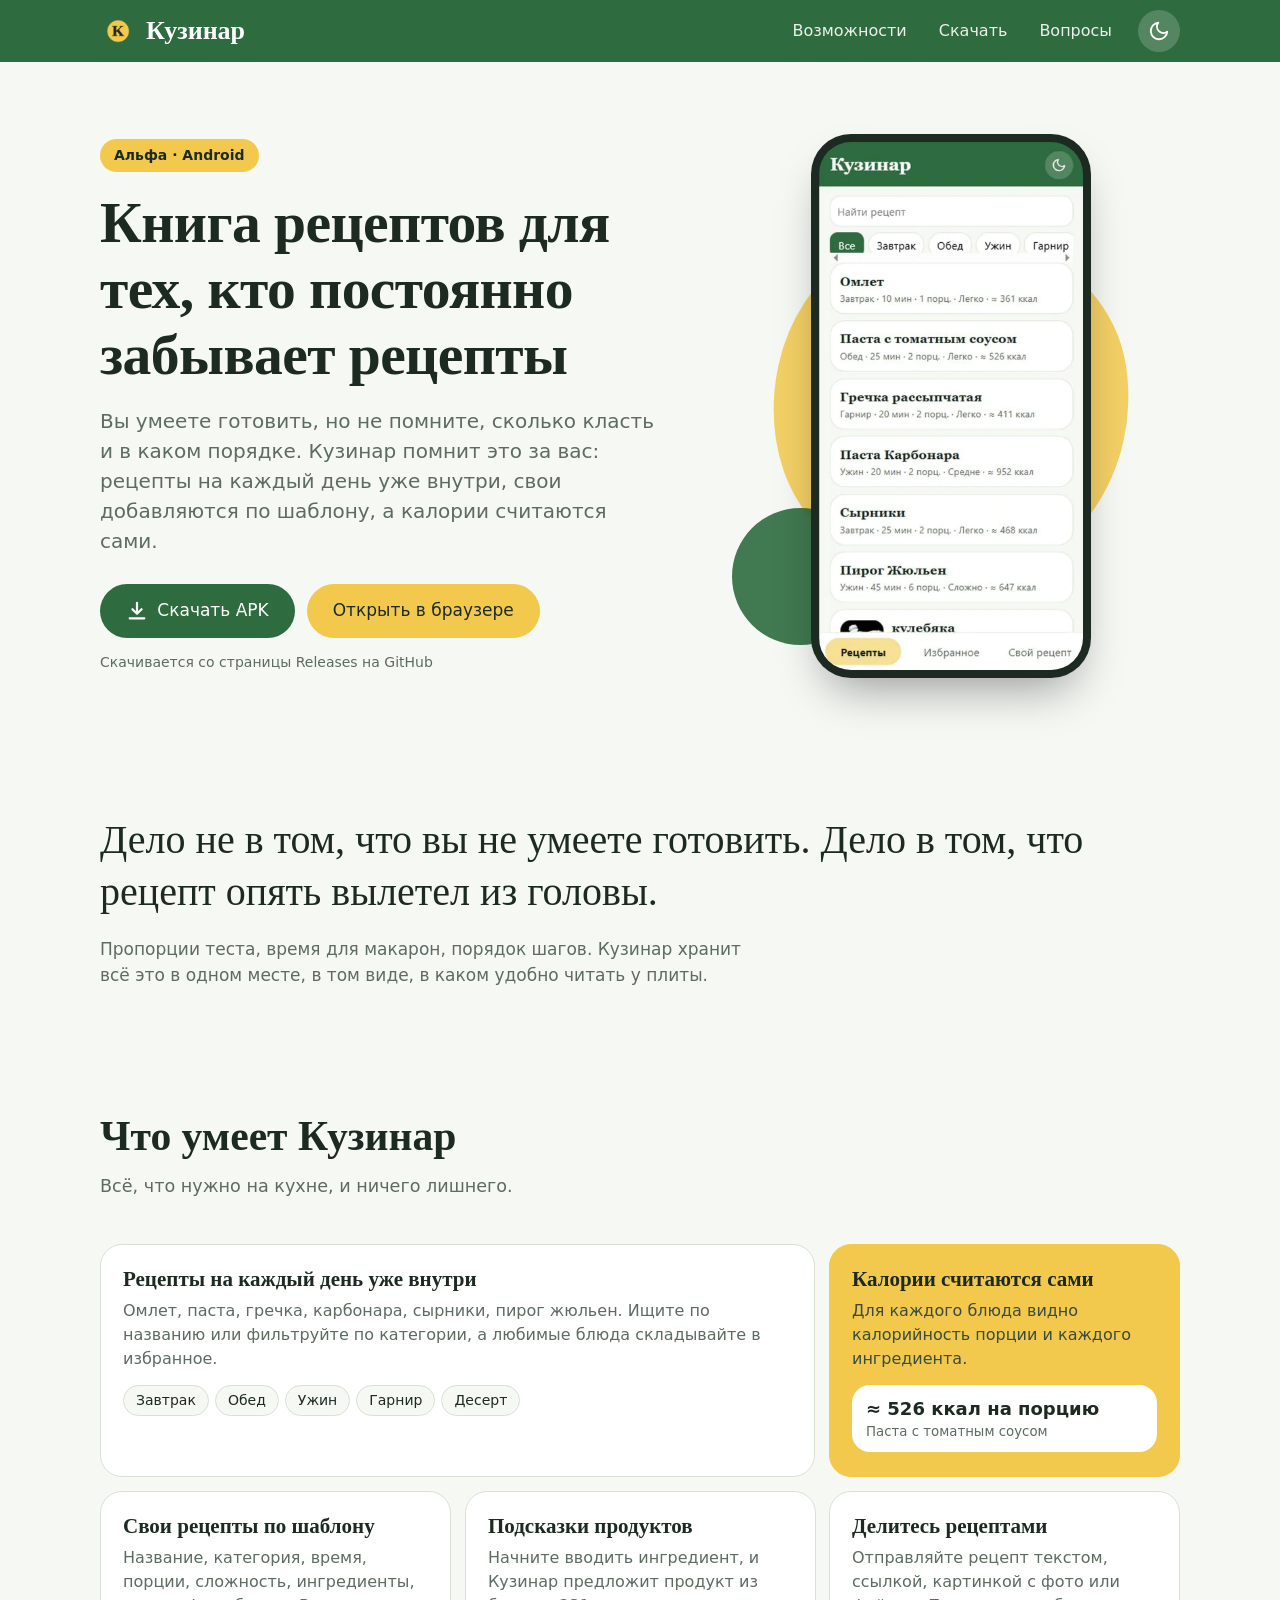
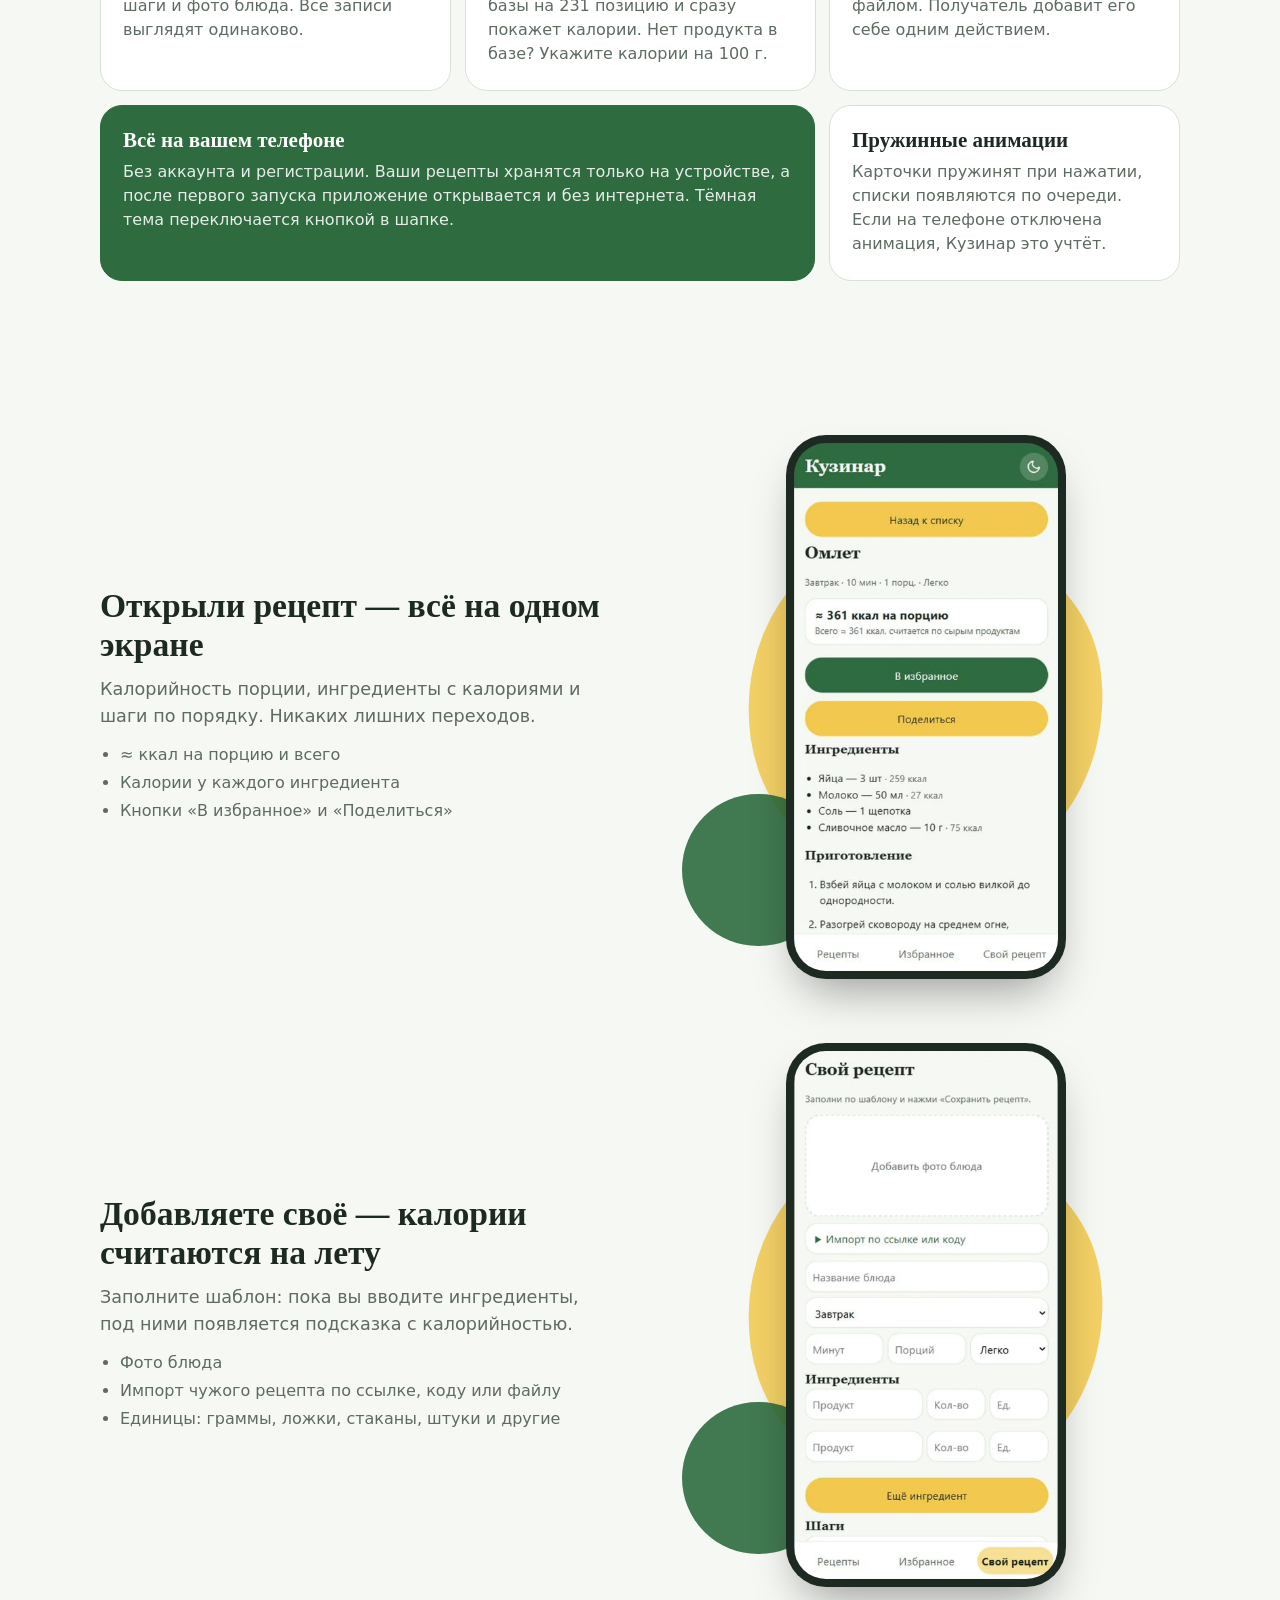
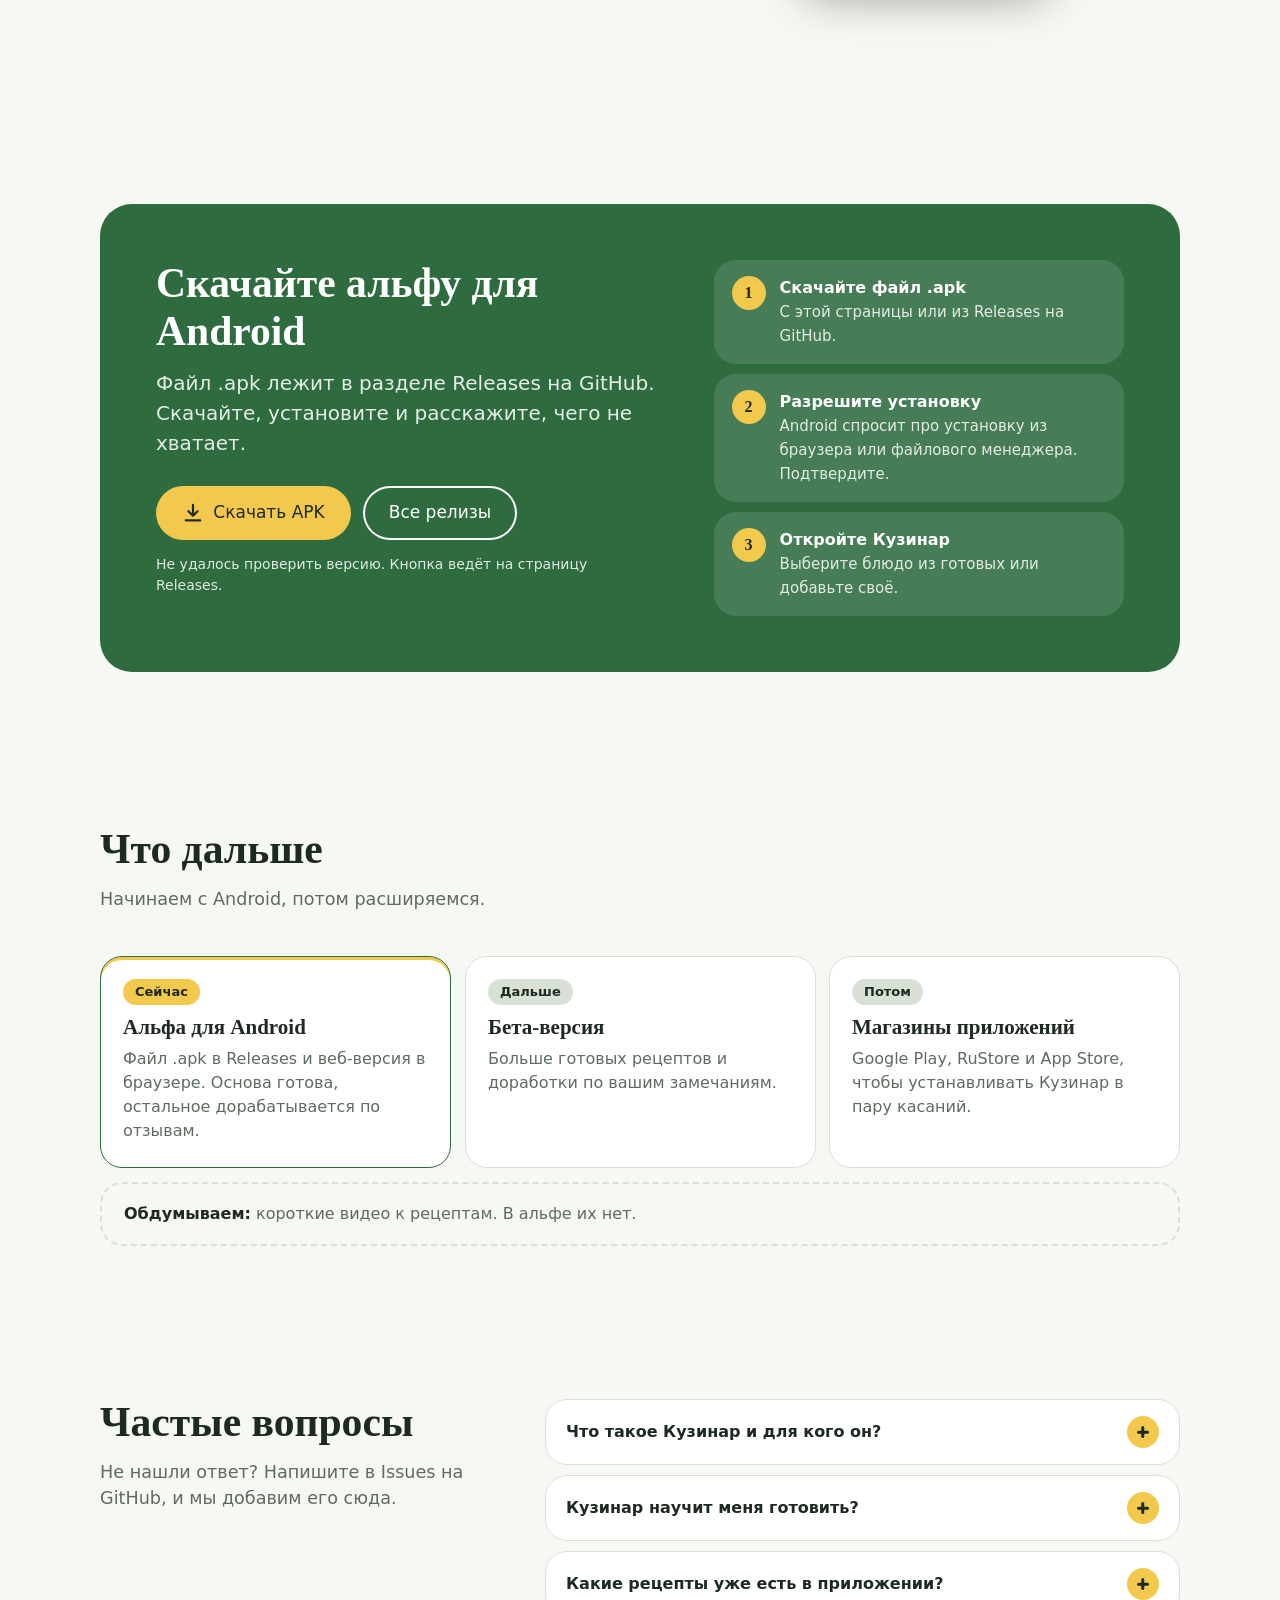
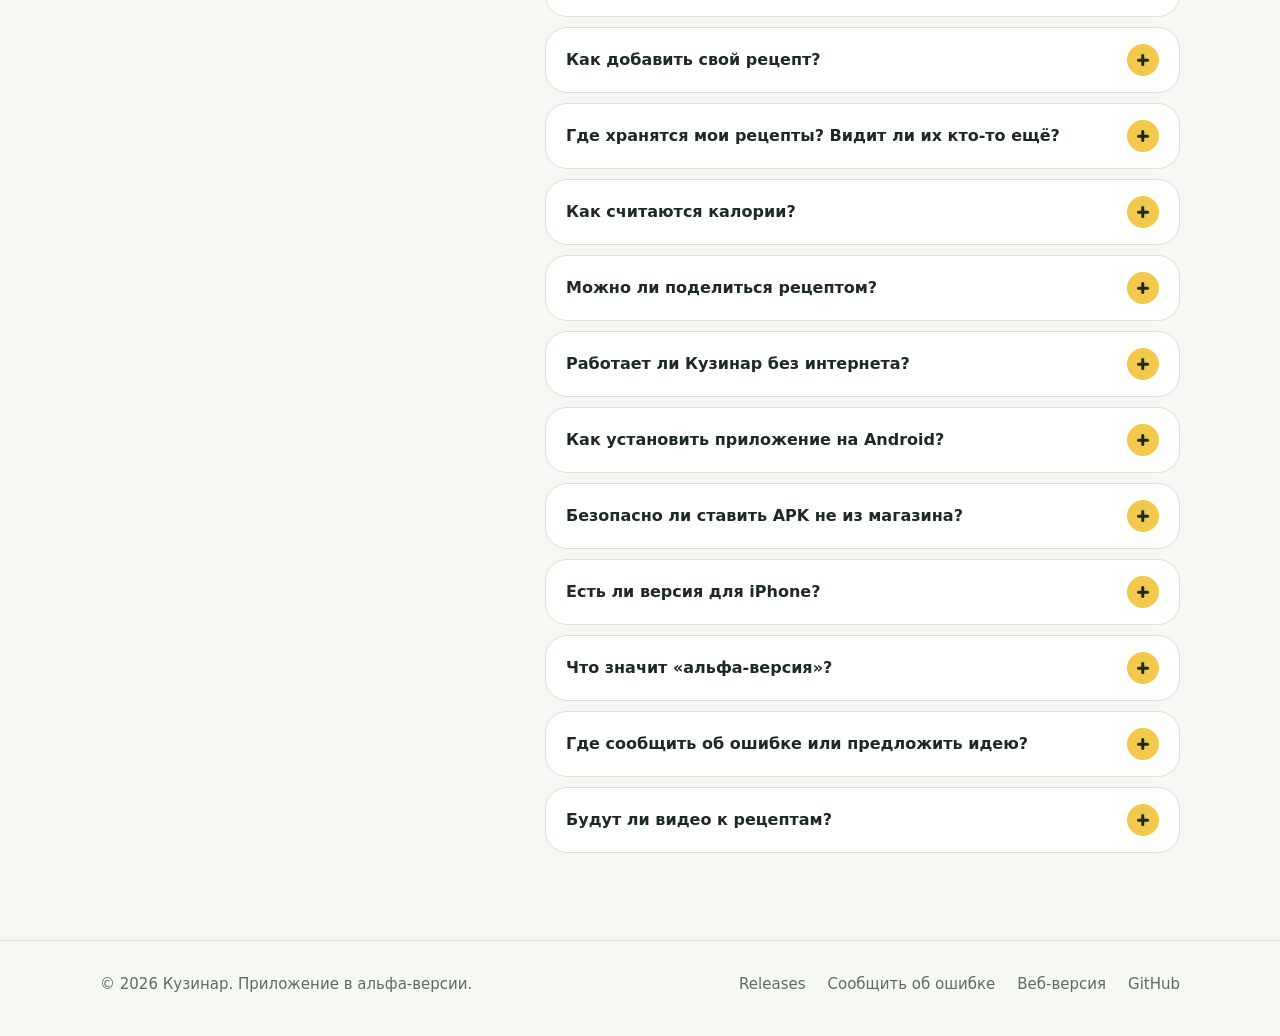
<file: index.html>
<!DOCTYPE html>
<html lang="ru">
<head>
<meta charset="utf-8">
<meta name="viewport" content="width=device-width, initial-scale=1, viewport-fit=cover">
<title>Кузинар — книга рецептов для тех, кто постоянно забывает рецепты</title>
<meta name="description" content="Кузинар — книга рецептов: готовые блюда на каждый день, свои рецепты по шаблону, автоматический подсчёт калорий. Скачайте альфа-версию для Android с GitHub Releases.">
<link rel="canonical" href="https://artitionoff.github.io/cuzinar/">
<meta name="theme-color" content="#2e6b3f">
<meta property="og:type" content="website">
<meta property="og:title" content="Кузинар — книга рецептов для тех, кто постоянно забывает рецепты">
<meta property="og:description" content="Готовить умеете, а рецепты забываете? Кузинар помнит их за вас. Альфа для Android уже в Releases.">
<meta property="og:url" content="https://artitionoff.github.io/cuzinar/">
<meta property="og:locale" content="ru_RU">
<link rel="icon" type="image/png" href="../app/icon-192.png">

<!-- Тема: тот же ключ и значения, что в приложении, поэтому выбор общий для сайта и приложения -->
<script>
(function () {
  var d = false;
  try { var s = localStorage.getItem('cz_theme'); d = s ? s === 'dark' : matchMedia('(prefers-color-scheme: dark)').matches; } catch (e) {}
  document.documentElement.setAttribute('data-theme', d ? 'dark' : 'light');
})();
</script>

<script type="application/ld+json">
{
  "@context": "https://schema.org",
  "@type": "FAQPage",
  "mainEntity": [
    {
      "@type": "Question",
      "name": "Что такое Кузинар и для кого он?",
      "acceptedAnswer": {
        "@type": "Answer",
        "text": "Кузинар — книга рецептов для тех, кто постоянно забывает рецепты. Готовить вы умеете, но не помните, сколько класть и в каком порядке. Приложение хранит рецепты, чтобы их не нужно было держать в голове."
      }
    },
    {
      "@type": "Question",
      "name": "Кузинар научит меня готовить?",
      "acceptedAnswer": {
        "@type": "Answer",
        "text": "Нет, и не пытается. Он решает другую задачу: помнить рецепты за вас. Если вы понимаете, что такое «обжарить лук», но каждый раз гуглите пропорции, вам сюда."
      }
    },
    {
      "@type": "Question",
      "name": "Какие рецепты уже есть в приложении?",
      "acceptedAnswer": {
        "@type": "Answer",
        "text": "В альфе шесть готовых блюд на каждый день: омлет, паста с томатным соусом, гречка рассыпчатая, паста карбонара, сырники и пирог жюльен. Их можно искать и фильтровать по категориям: завтрак, обед, ужин, гарнир, десерт. Набор будет расти."
      }
    },
    {
      "@type": "Question",
      "name": "Как добавить свой рецепт?",
      "acceptedAnswer": {
        "@type": "Answer",
        "text": "Откройте вкладку «Свой рецепт» и заполните шаблон: название, категория, время, число порций, сложность, ингредиенты и шаги. По желанию добавьте фото блюда."
      }
    },
    {
      "@type": "Question",
      "name": "Где хранятся мои рецепты? Видит ли их кто-то ещё?",
      "acceptedAnswer": {
        "@type": "Answer",
        "text": "Только на вашем телефоне. Аккаунта и регистрации нет, рецепты никуда не отправляются. Если удалить приложение или очистить его данные, рецепты исчезнут вместе с ними, поэтому важные лучше сохранить файлом через «Поделиться»."
      }
    },
    {
      "@type": "Question",
      "name": "Как считаются калории?",
      "acceptedAnswer": {
        "@type": "Answer",
        "text": "Кузинар считает только калории, без белков, жиров и углеводов. Приложение находит ингредиенты в своей базе продуктов, а на экране рецепта показывает калорийность порции и каждого ингредиента. Значения ориентировочные и считаются по сырым продуктам. Если продукта нет в базе, в своём рецепте можно указать калории на 100 г."
      }
    },
    {
      "@type": "Question",
      "name": "Можно ли поделиться рецептом?",
      "acceptedAnswer": {
        "@type": "Answer",
        "text": "Да. Рецепт можно отправить текстом, ссылкой, текстом с фото или файлом. Ссылка откроется в Кузинаре и добавит рецепт сама. Принять рецепт можно по ссылке, коду или файлу: «Свой рецепт» и затем «Импорт»."
      }
    },
    {
      "@type": "Question",
      "name": "Работает ли Кузинар без интернета?",
      "acceptedAnswer": {
        "@type": "Answer",
        "text": "Да. После первого запуска приложение сохраняет нужные файлы на телефоне, и рецепты открываются без сети."
      }
    },
    {
      "@type": "Question",
      "name": "Как установить приложение на Android?",
      "acceptedAnswer": {
        "@type": "Answer",
        "text": "Скачайте файл .apk со страницы Releases, откройте его на телефоне, разрешите установку из этого источника (Android спросит сам) и нажмите «Установить». Затем запустите Кузинар с экрана приложений."
      }
    },
    {
      "@type": "Question",
      "name": "Безопасно ли ставить APK не из магазина?",
      "acceptedAnswer": {
        "@type": "Answer",
        "text": "Ставьте файл только со страницы Releases официального репозитория этого сайта: другим копиям доверять не стоит. Предупреждение Android о неизвестных источниках появляется для любого приложения вне Google Play. После установки разрешение можно снова отключить в настройках."
      }
    },
    {
      "@type": "Question",
      "name": "Есть ли версия для iPhone?",
      "acceptedAnswer": {
        "@type": "Answer",
        "text": "Пока нет. Сейчас доступна альфа-версия в виде .apk для Android, а в браузере приложение можно открыть на любом устройстве. В планах релизы в App Store, Google Play и RuStore, сроков пока нет."
      }
    },
    {
      "@type": "Question",
      "name": "Что значит «альфа-версия»?",
      "acceptedAnswer": {
        "@type": "Answer",
        "text": "Это ранний тест: основа уже работает, но возможны ошибки, а функции и внешний вид будут меняться. Если что-то сломалось или неудобно, напишите об этом."
      }
    },
    {
      "@type": "Question",
      "name": "Где сообщить об ошибке или предложить идею?",
      "acceptedAnswer": {
        "@type": "Answer",
        "text": "Откройте обращение в разделе Issues репозитория на GitHub: опишите, что произошло, на каком телефоне и в какой версии."
      }
    },
    {
      "@type": "Question",
      "name": "Будут ли видео к рецептам?",
      "acceptedAnswer": {
        "@type": "Answer",
        "text": "Фото к своим рецептам уже можно добавлять. Короткие видео мы обдумываем, но в альфе их нет."
      }
    }
  ]
}
</script>

<style>
/* ───────── Палитра и шрифты — как в приложении ───────── */
:root {
  --bg: #f6f8f4; --ink: #1d2a21; --mute: #5d6b61;
  --green: #2e6b3f; --lemon: #f2c94c; --line: #d9e0d5; --card: #fff;
  --head: #2e6b3f;
  --spring: cubic-bezier(.34, 1.56, .64, 1);
  --smooth: cubic-bezier(.2, 0, 0, 1);
}
:root[data-theme="dark"] {
  color-scheme: dark;
  --bg: #111713; --ink: #e7eee8; --mute: #9db0a2;
  --green: #3b8a55; --lemon: #f2c94c; --line: #2b382e; --card: #1a231d;
  --head: #1c3d27;
}

*, *::before, *::after { box-sizing: border-box; }
html { scroll-behavior: smooth; scroll-padding-top: 84px; }
body {
  margin: 0; background: var(--bg); color: var(--ink);
  font: 16px/1.5 system-ui, sans-serif;
  transition: background-color .4s, color .4s;
}
h1, h2, h3 { font-family: Georgia, serif; margin: 0; line-height: 1.15; }
p { margin: 0; }
img { display: block; max-width: 100%; height: auto; }
a { color: inherit; }
:focus-visible { outline: 3px solid var(--lemon); outline-offset: 3px; border-radius: 10px; }
.wrap { width: min(1080px, 100% - 32px); margin-inline: auto; }

/* ───────── Кнопки (как .btn в приложении) ───────── */
.btn {
  display: inline-flex; align-items: center; justify-content: center; gap: .55em;
  min-height: 54px; padding: 14px 26px;
  background: var(--green); color: #fff; border: 0; border-radius: 999px;
  font: inherit; font-size: 17px; text-decoration: none; cursor: pointer;
  -webkit-tap-highlight-color: transparent;
  transition: transform .4s var(--spring), background-color .25s var(--smooth), color .3s var(--smooth);
}
.btn:hover { transform: scale(1.04); }
.btn:active { transform: scale(.94); }
.btn.alt { background: var(--lemon); color: #1d2a21; }
.btn.line { background: transparent; color: inherit; box-shadow: inset 0 0 0 2px currentColor; }
.btn svg { width: 22px; height: 22px; flex: none; }

/* ───────── Шапка (зелёная, как в приложении) ───────── */
header.top {
  position: sticky; top: 0; z-index: 20;
  background: var(--head); color: #fff;
  padding: calc(10px + env(safe-area-inset-top, 0px)) 0 10px;
  transition: background-color .4s;
}
header.top .wrap { display: flex; align-items: center; gap: 12px; }
.logo { display: inline-flex; align-items: center; gap: 10px; text-decoration: none; color: #fff; }
.logo img { width: 36px; height: 36px; border-radius: 10px; }
.logo span { font: 26px Georgia, serif; font-weight: 700; }
.nav { display: flex; gap: 4px; margin-left: auto; }
.nav a { color: #fff; opacity: .9; text-decoration: none; padding: 8px 14px; border-radius: 999px; transition: background-color .25s, transform .4s var(--spring); }
.nav a:hover { background: rgba(255,255,255,.18); }
.nav a:active { transform: scale(.92); }
/* Кнопка темы: копия .tt из приложения */
.tt { position: relative; flex: none; width: 42px; height: 42px; border-radius: 50%; border: 0; padding: 0; display: grid; place-items: center; background: rgba(255,255,255,.18); color: #fff; cursor: pointer; -webkit-tap-highlight-color: transparent; transition: transform .4s var(--spring), background-color .25s; }
.tt:active { transform: scale(.86) rotate(-12deg); }
.tt svg { grid-area: 1/1; transition: transform .6s var(--spring), opacity .3s; }
.tt .i-sun { opacity: 0; transform: rotate(-120deg) scale(.3); }
.tt .i-moon { opacity: 1; transform: none; }
:root[data-theme="dark"] .tt .i-sun { opacity: 1; transform: none; }
:root[data-theme="dark"] .tt .i-moon { opacity: 0; transform: rotate(120deg) scale(.3); }

/* ───────── Анимации приложения ───────── */
@keyframes rise { from { opacity: 0; transform: translateY(24px) scale(.95); } to { opacity: 1; transform: none; } }
@keyframes pop { 0% { transform: scale(.8); } 60% { transform: scale(1.08); } 100% { transform: scale(1); } }
.hero .wrap > div:first-child > * { animation: rise .6s var(--spring) both; }
.hero .wrap > div:first-child > :nth-child(2) { animation-delay: .05s; }
.hero .wrap > div:first-child > :nth-child(3) { animation-delay: .1s; }
.hero .wrap > div:first-child > :nth-child(4) { animation-delay: .15s; }
.hero .wrap > div:first-child > :nth-child(5) { animation-delay: .2s; }
.reveal.js-off { opacity: 0; transform: translateY(24px) scale(.95); }
.reveal.in { animation: rise .6s var(--spring) both; }

/* ───────── Hero ───────── */
.hero { padding: clamp(32px, 6vw, 72px) 0 clamp(48px, 7vw, 88px); overflow: hidden; }
.hero .wrap { display: grid; grid-template-columns: 1.1fr .9fr; gap: clamp(28px, 5vw, 64px); align-items: center; }
.badge { display: inline-block; background: var(--lemon); color: #1d2a21; padding: 6px 14px; border-radius: 999px; font-weight: 600; font-size: 14px; animation: pop .45s var(--spring) .3s both; }
h1.big { font-size: clamp(2.1rem, 5vw, 3.6rem); font-weight: 700; margin: 18px 0; letter-spacing: -.01em; }
.lead { font-size: clamp(1.05rem, 2vw, 1.25rem); color: var(--mute); max-width: 34em; }
.cta { display: flex; flex-wrap: wrap; gap: 12px; margin-top: 28px; }
.cta-meta { margin-top: 14px; color: var(--mute); font-size: 14px; min-height: 1.5em; }

.stage { position: relative; display: grid; place-items: center; }
.stage::before { content: ""; position: absolute; width: 78%; aspect-ratio: 1; border-radius: 46% 54% 50% 50% / 52% 46% 54% 48%; background: var(--lemon); opacity: .85; transform: rotate(-8deg); }
.stage::after { content: ""; position: absolute; width: 30%; aspect-ratio: 1; border-radius: 50%; background: var(--green); left: 2%; bottom: 6%; opacity: .9; }
.phone { position: relative; z-index: 1; width: min(280px, 72vw); padding: 8px; background: #1d2a21; border-radius: 40px; box-shadow: 0 24px 48px -16px rgba(0,0,0,.4); animation: rise .8s var(--spring) .15s both; }
.phone img { border-radius: 32px; width: 100%; }
:root[data-theme="dark"] .s-light { display: none; }
:root:not([data-theme="dark"]) .s-dark { display: none; }

/* ───────── Секции ───────── */
section { padding: clamp(40px, 6vw, 80px) 0; }
h2 { font-size: clamp(1.7rem, 3.6vw, 2.6rem); }
.sec-head { max-width: 38rem; margin-bottom: clamp(24px, 4vw, 44px); }
.sec-head p { margin-top: 12px; color: var(--mute); font-size: 1.1rem; }

.statement { padding-block: clamp(24px, 4vw, 48px); }
.statement p { font: clamp(1.45rem, 3.4vw, 2.5rem)/1.3 Georgia, serif; max-width: 26em; }
.statement small { display: block; margin-top: 18px; font: 17px/1.55 system-ui, sans-serif; color: var(--mute); max-width: 38em; }

/* Карточки — как .card в приложении, но крупнее */
.grid { display: grid; grid-template-columns: repeat(3, 1fr); gap: 14px; }
.card { background: var(--card); border: 1px solid var(--line); border-radius: 22px; padding: 22px 22px 24px; transition: transform .4s var(--spring), border-radius .4s var(--spring), background-color .4s, border-color .4s; }
.card:hover { border-radius: 30px; transform: translateY(-3px); }
.card h3 { font-size: 21px; margin-bottom: 8px; }
.card p { color: var(--mute); }
.card.wide { grid-column: span 2; }
.card.lemon { background: var(--lemon); border-color: var(--lemon); color: #1d2a21; }
.card.lemon p { color: #3b4a3f; }
.card.green { background: var(--green); border-color: var(--green); color: #fff; }
.card.green p { color: rgba(255,255,255,.88); }
.tags { display: flex; flex-wrap: wrap; gap: 6px; margin-top: 14px; }
.tags span { border: 1px solid var(--line); background: var(--bg); border-radius: 999px; padding: 4px 12px; font-size: 14px; }
.card.green .tags span { background: rgba(255,255,255,.14); border-color: transparent; }
.kpill { margin-top: 14px; background: #fff; color: #1d2a21; border-radius: 18px; padding: 10px 14px; }
.kpill b { font-size: 18px; }
.kpill small { display: block; color: #5d6b61; }

/* Показ экранов */
.show { display: grid; grid-template-columns: 1fr 1fr; gap: clamp(24px, 5vw, 64px); align-items: center; margin-bottom: clamp(32px, 6vw, 64px); }
.show.flip .stage { order: 2; }
.show .stage::before { width: 70%; }
.show h3 { font-size: clamp(1.5rem, 3vw, 2.1rem); margin-bottom: 12px; }
.show p { color: var(--mute); font-size: 1.1rem; max-width: 30em; }
.show ul { margin: 14px 0 0; padding-left: 20px; color: var(--mute); }
.show li { margin-bottom: 4px; }

/* Скачать */
.get { background: var(--head); color: #fff; border-radius: 32px; padding: clamp(24px, 5vw, 56px); display: grid; grid-template-columns: 1.1fr .9fr; gap: clamp(24px, 5vw, 56px); transition: background-color .4s; }
.get h2 { color: #fff; }
.get .lead { color: rgba(255,255,255,.88); margin-top: 12px; }
.rel { margin-top: 14px; font-size: 14px; color: rgba(255,255,255,.85); min-height: 1.5em; }
.how { list-style: none; margin: 0; padding: 0; display: grid; gap: 10px; align-content: center; counter-reset: s; }
.how li { counter-increment: s; display: flex; gap: 14px; align-items: flex-start; background: rgba(255,255,255,.12); padding: 16px 18px; border-radius: 22px; }
.how li::before { content: counter(s); flex: none; width: 34px; height: 34px; display: grid; place-items: center; border-radius: 50%; background: var(--lemon); color: #1d2a21; font: 700 16px Georgia, serif; }
.how b { display: block; }
.how span { opacity: .85; font-size: 15px; }

/* Планы */
.road { display: grid; grid-template-columns: repeat(3, 1fr); gap: 14px; }
.stop.now { border-color: var(--green); box-shadow: inset 0 3px 0 var(--lemon); }
.tag { display: inline-block; margin-bottom: 10px; padding: 3px 12px; border-radius: 999px; font-size: 13px; font-weight: 600; background: var(--line); color: var(--ink); }
.stop.now .tag { background: var(--lemon); color: #1d2a21; }
.ideas { margin-top: 14px; padding: 18px 22px; border-radius: 22px; border: 2px dashed var(--line); color: var(--mute); }
.ideas b { color: var(--ink); }

/* FAQ */
.faq-grid { display: grid; grid-template-columns: .75fr 1.25fr; gap: clamp(24px, 5vw, 64px); align-items: start; }
.faq-grid .sec-head { position: sticky; top: 96px; margin: 0; }
.qa { background: var(--card); border: 1px solid var(--line); border-radius: 22px; margin-bottom: 10px; transition: border-color .25s, background-color .4s; }
.qa[open] { border-color: var(--green); }
.qa summary { list-style: none; cursor: pointer; display: flex; align-items: center; justify-content: space-between; gap: 16px; padding: 16px 20px; font-weight: 600; border-radius: 22px; }
.qa summary::-webkit-details-marker { display: none; }
.qa summary i { flex: none; width: 32px; height: 32px; border-radius: 50%; background: var(--lemon); position: relative; transition: transform .5s var(--spring); }
.qa summary i::before, .qa summary i::after { content: ""; position: absolute; left: 50%; top: 50%; width: 12px; height: 2.5px; background: #1d2a21; border-radius: 2px; transform: translate(-50%, -50%); }
.qa summary i::after { transform: translate(-50%, -50%) rotate(90deg); }
.qa[open] summary i { transform: rotate(135deg); }
.ans { padding: 0 20px 18px; color: var(--mute); }
.qa[open] .ans { animation: rise .45s var(--spring) both; }
.ans a { color: var(--green); font-weight: 600; }
:root[data-theme="dark"] .ans a { color: #7fcf98; }

footer { border-top: 1px solid var(--line); padding: 32px 0 calc(40px + env(safe-area-inset-bottom, 0px)); color: var(--mute); font-size: 15px; }
footer .wrap { display: flex; flex-wrap: wrap; gap: 12px 28px; justify-content: space-between; }
footer nav { display: flex; flex-wrap: wrap; gap: 8px 22px; }
footer a { text-decoration: none; }
footer a:hover { color: var(--green); text-decoration: underline; }

/* ───────── Адаптив ───────── */
@media (max-width: 860px) {
  .hero .wrap, .get, .faq-grid, .show { grid-template-columns: 1fr; }
  .show.flip .stage { order: 0; }
  .grid, .road { grid-template-columns: 1fr; }
  .card.wide { grid-column: auto; }
  .faq-grid .sec-head { position: static; }
  .stage { margin-top: 8px; }
}
@media (max-width: 600px) {
  .nav { display: none; }
  header.top .wrap { justify-content: space-between; }
  .btn { width: 100%; }
  .get { border-radius: 26px; }
}
@media (prefers-reduced-motion: reduce) {
  html { scroll-behavior: auto; }
  *, *::before, *::after { animation: none !important; transition: none !important; }
  .reveal.js-off { opacity: 1; transform: none; }
}
</style>
</head>
<body>

<header class="top">
  <div class="wrap">
    <a class="logo" href="#top" aria-label="Кузинар — в начало страницы">
      <img src="../app/icon-192.png" alt="" width="36" height="36">
      <span>Кузинар</span>
    </a>
    <nav class="nav" aria-label="Разделы страницы">
      <a href="#features">Возможности</a>
      <a href="#download">Скачать</a>
      <a href="#faq">Вопросы</a>
    </nav>
    <button class="tt" id="tt" type="button" aria-label="Сменить тему">
      <svg class="i-sun" viewBox="0 0 24 24" width="22" height="22" fill="none" stroke="currentColor" stroke-width="2" stroke-linecap="round" stroke-linejoin="round" aria-hidden="true"><circle cx="12" cy="12" r="4"/><path d="M12 2v2M12 20v2M4.9 4.9l1.4 1.4M17.7 17.7l1.4 1.4M2 12h2M20 12h2M4.9 19.1l1.4-1.4M17.7 6.3l1.4-1.4"/></svg>
      <svg class="i-moon" viewBox="0 0 24 24" width="22" height="22" fill="none" stroke="currentColor" stroke-width="2" stroke-linecap="round" stroke-linejoin="round" aria-hidden="true"><path d="M21 12.8A9 9 0 1 1 11.2 3a7 7 0 0 0 9.8 9.8z"/></svg>
    </button>
  </div>
</header>

<main id="top">

<div class="hero">
  <div class="wrap">
    <div>
      <span class="badge">Альфа · Android</span>
      <h1 class="big">Книга рецептов для тех, кто постоянно забывает рецепты</h1>
      <p class="lead">Вы умеете готовить, но не помните, сколько класть и в каком порядке. Кузинар помнит это за вас: рецепты на каждый день уже внутри, свои добавляются по шаблону, а калории считаются сами.</p>
      <div class="cta">
        <a class="btn" href="https://github.com/artitionoff/artitionoff.github.io/releases" data-apk>
          <svg viewBox="0 0 24 24" fill="none" stroke="currentColor" stroke-width="2.4" stroke-linecap="round" stroke-linejoin="round" aria-hidden="true"><path d="M12 3v12m0 0-5-5m5 5 5-5M4 20h16"/></svg>
          <span data-apk-label>Скачать APK</span>
        </a>
        <a class="btn alt" href="../app/">Открыть в браузере</a>
      </div>
      <p class="cta-meta" id="hero-meta">Скачивается со страницы Releases на GitHub</p>
    </div>
    <div class="stage">
      <div class="phone">
        <img class="s-light" src="img/list-light.webp" width="780" height="1560" alt="Экран приложения Кузинар: список рецептов с калорийностью порции">
        <img class="s-dark" src="img/list-dark.webp" width="780" height="1560" alt="Экран приложения Кузинар в тёмной теме: список рецептов">
      </div>
    </div>
  </div>
</div>

<section class="statement">
  <div class="wrap reveal">
    <p>Дело не в том, что вы не умеете готовить. Дело в том, что рецепт опять вылетел из головы.
      <small>Пропорции теста, время для макарон, порядок шагов. Кузинар хранит всё это в одном месте, в том виде, в каком удобно читать у плиты.</small>
    </p>
  </div>
</section>

<section id="features">
  <div class="wrap">
    <div class="sec-head reveal">
      <h2>Что умеет Кузинар</h2>
      <p>Всё, что нужно на кухне, и ничего лишнего.</p>
    </div>
    <div class="grid">
      <article class="card wide reveal">
        <h3>Рецепты на каждый день уже внутри</h3>
        <p>Омлет, паста, гречка, карбонара, сырники, пирог жюльен. Ищите по названию или фильтруйте по категории, а любимые блюда складывайте в избранное.</p>
        <div class="tags"><span>Завтрак</span><span>Обед</span><span>Ужин</span><span>Гарнир</span><span>Десерт</span></div>
      </article>
      <article class="card lemon reveal">
        <h3>Калории считаются сами</h3>
        <p>Для каждого блюда видно калорийность порции и каждого ингредиента.</p>
        <div class="kpill"><b>≈ 526 ккал на порцию</b><small>Паста с томатным соусом</small></div>
      </article>
      <article class="card reveal">
        <h3>Свои рецепты по шаблону</h3>
        <p>Название, категория, время, порции, сложность, ингредиенты, шаги и фото блюда. Все записи выглядят одинаково.</p>
      </article>
      <article class="card reveal">
        <h3>Подсказки продуктов</h3>
        <p>Начните вводить ингредиент, и Кузинар предложит продукт из базы на 231 позицию и сразу покажет калории. Нет продукта в базе? Укажите калории на 100 г.</p>
      </article>
      <article class="card reveal">
        <h3>Делитесь рецептами</h3>
        <p>Отправляйте рецепт текстом, ссылкой, картинкой с фото или файлом. Получатель добавит его себе одним действием.</p>
      </article>
      <article class="card green wide reveal">
        <h3>Всё на вашем телефоне</h3>
        <p>Без аккаунта и регистрации. Ваши рецепты хранятся только на устройстве, а после первого запуска приложение открывается и без интернета. Тёмная тема переключается кнопкой в шапке.</p>
      </article>
      <article class="card reveal">
        <h3>Пружинные анимации</h3>
        <p>Карточки пружинят при нажатии, списки появляются по очереди. Если на телефоне отключена анимация, Кузинар это учтёт.</p>
      </article>
    </div>
  </div>
</section>

<section>
  <div class="wrap">
    <div class="show">
      <div class="reveal">
        <h3>Открыли рецепт — всё на одном экране</h3>
        <p>Калорийность порции, ингредиенты с калориями и шаги по порядку. Никаких лишних переходов.</p>
        <ul><li>≈ ккал на порцию и всего</li><li>Калории у каждого ингредиента</li><li>Кнопки «В избранное» и «Поделиться»</li></ul>
      </div>
      <div class="stage">
        <div class="phone">
          <img class="s-light" src="img/recipe-light.webp" width="780" height="1560" loading="lazy" alt="Экран рецепта в Кузинаре: калории порции, ингредиенты и кнопки">
          <img class="s-dark" src="img/recipe-dark.webp" width="780" height="1560" loading="lazy" alt="Экран рецепта в Кузинаре в тёмной теме">
        </div>
      </div>
    </div>
    <div class="show flip">
      <div class="reveal">
        <h3>Добавляете своё — калории считаются на лету</h3>
        <p>Заполните шаблон: пока вы вводите ингредиенты, под ними появляется подсказка с калорийностью.</p>
        <ul><li>Фото блюда</li><li>Импорт чужого рецепта по ссылке, коду или файлу</li><li>Единицы: граммы, ложки, стаканы, штуки и другие</li></ul>
      </div>
      <div class="stage">
        <div class="phone">
          <img class="s-light" src="img/add-light.webp" width="780" height="1560" loading="lazy" alt="Форма добавления своего рецепта с подсказками калорий">
          <img class="s-dark" src="img/add-dark.webp" width="780" height="1560" loading="lazy" alt="Форма добавления своего рецепта в тёмной теме">
        </div>
      </div>
    </div>
  </div>
</section>

<section id="download">
  <div class="wrap">
    <div class="get reveal">
      <div>
        <h2>Скачайте альфу для Android</h2>
        <p class="lead">Файл .apk лежит в разделе Releases на GitHub. Скачайте, установите и расскажите, чего не хватает.</p>
        <div class="cta">
          <a class="btn alt" href="https://github.com/artitionoff/artitionoff.github.io/releases" data-apk>
            <svg viewBox="0 0 24 24" fill="none" stroke="currentColor" stroke-width="2.4" stroke-linecap="round" stroke-linejoin="round" aria-hidden="true"><path d="M12 3v12m0 0-5-5m5 5 5-5M4 20h16"/></svg>
            <span data-apk-label>Скачать APK</span>
          </a>
          <a class="btn line" href="https://github.com/artitionoff/artitionoff.github.io/releases">Все релизы</a>
        </div>
        <p class="rel" id="rel-meta">Ищем последнюю версию…</p>
      </div>
      <ol class="how">
        <li><div><b>Скачайте файл .apk</b><span>С этой страницы или из Releases на GitHub.</span></div></li>
        <li><div><b>Разрешите установку</b><span>Android спросит про установку из браузера или файлового менеджера. Подтвердите.</span></div></li>
        <li><div><b>Откройте Кузинар</b><span>Выберите блюдо из готовых или добавьте своё.</span></div></li>
      </ol>
    </div>
  </div>
</section>

<section id="roadmap">
  <div class="wrap">
    <div class="sec-head reveal">
      <h2>Что дальше</h2>
      <p>Начинаем с Android, потом расширяемся.</p>
    </div>
    <div class="road">
      <article class="card stop now reveal"><span class="tag">Сейчас</span><h3>Альфа для Android</h3><p>Файл .apk в Releases и веб-версия в браузере. Основа готова, остальное дорабатывается по отзывам.</p></article>
      <article class="card stop reveal"><span class="tag">Дальше</span><h3>Бета-версия</h3><p>Больше готовых рецептов и доработки по вашим замечаниям.</p></article>
      <article class="card stop reveal"><span class="tag">Потом</span><h3>Магазины приложений</h3><p>Google Play, RuStore и App Store, чтобы устанавливать Кузинар в пару касаний.</p></article>
    </div>
    <div class="ideas reveal"><b>Обдумываем:</b> короткие видео к рецептам. В альфе их нет.</div>
  </div>
</section>

<section id="faq">
  <div class="wrap faq-grid">
    <div class="sec-head reveal">
      <h2>Частые вопросы</h2>
      <p>Не нашли ответ? Напишите в Issues на GitHub, и мы добавим его сюда.</p>
    </div>
    <div>
<details class="qa"><summary><span>Что такое Кузинар и для кого он?</span><i aria-hidden="true"></i></summary><div class="ans"><p>Кузинар — книга рецептов для тех, кто постоянно забывает рецепты. Готовить вы умеете, но не помните, сколько класть и в каком порядке. Приложение хранит рецепты, чтобы их не нужно было держать в голове.</p></div></details>
<details class="qa"><summary><span>Кузинар научит меня готовить?</span><i aria-hidden="true"></i></summary><div class="ans"><p>Нет, и не пытается. Он решает другую задачу: помнить рецепты за вас. Если вы понимаете, что такое «обжарить лук», но каждый раз гуглите пропорции, вам сюда.</p></div></details>
<details class="qa"><summary><span>Какие рецепты уже есть в приложении?</span><i aria-hidden="true"></i></summary><div class="ans"><p>В альфе шесть готовых блюд на каждый день: омлет, паста с томатным соусом, гречка рассыпчатая, паста карбонара, сырники и пирог жюльен. Их можно искать и фильтровать по категориям: завтрак, обед, ужин, гарнир, десерт. Набор будет расти.</p></div></details>
<details class="qa"><summary><span>Как добавить свой рецепт?</span><i aria-hidden="true"></i></summary><div class="ans"><p>Откройте вкладку «Свой рецепт» и заполните шаблон: название, категория, время, число порций, сложность, ингредиенты и шаги. По желанию добавьте фото блюда.</p></div></details>
<details class="qa"><summary><span>Где хранятся мои рецепты? Видит ли их кто-то ещё?</span><i aria-hidden="true"></i></summary><div class="ans"><p>Только на вашем телефоне. Аккаунта и регистрации нет, рецепты никуда не отправляются. Если удалить приложение или очистить его данные, рецепты исчезнут вместе с ними, поэтому важные лучше сохранить файлом через «Поделиться».</p></div></details>
<details class="qa"><summary><span>Как считаются калории?</span><i aria-hidden="true"></i></summary><div class="ans"><p>Кузинар считает только калории, без белков, жиров и углеводов. Приложение находит ингредиенты в своей базе продуктов, а на экране рецепта показывает калорийность порции и каждого ингредиента. Значения ориентировочные и считаются по сырым продуктам. Если продукта нет в базе, в своём рецепте можно указать калории на 100 г.</p></div></details>
<details class="qa"><summary><span>Можно ли поделиться рецептом?</span><i aria-hidden="true"></i></summary><div class="ans"><p>Да. Рецепт можно отправить текстом, ссылкой, текстом с фото или файлом. Ссылка откроется в Кузинаре и добавит рецепт сама. Принять рецепт можно по ссылке, коду или файлу: «Свой рецепт» и затем «Импорт».</p></div></details>
<details class="qa"><summary><span>Работает ли Кузинар без интернета?</span><i aria-hidden="true"></i></summary><div class="ans"><p>Да. После первого запуска приложение сохраняет нужные файлы на телефоне, и рецепты открываются без сети.</p></div></details>
<details class="qa"><summary><span>Как установить приложение на Android?</span><i aria-hidden="true"></i></summary><div class="ans"><p>Скачайте файл <b>.apk</b> со страницы Releases, откройте его на телефоне, разрешите установку из этого источника (Android спросит сам) и нажмите «Установить». Затем запустите Кузинар с экрана приложений.</p></div></details>
<details class="qa"><summary><span>Безопасно ли ставить APK не из магазина?</span><i aria-hidden="true"></i></summary><div class="ans"><p>Ставьте файл только со страницы Releases официального репозитория этого сайта: другим копиям доверять не стоит. Предупреждение Android о неизвестных источниках появляется для любого приложения вне Google Play. После установки разрешение можно снова отключить в настройках.</p></div></details>
<details class="qa"><summary><span>Есть ли версия для iPhone?</span><i aria-hidden="true"></i></summary><div class="ans"><p>Пока нет. Сейчас доступна альфа-версия в виде .apk для Android, а в браузере приложение можно открыть на любом устройстве. В планах релизы в App Store, Google Play и RuStore, сроков пока нет.</p></div></details>
<details class="qa"><summary><span>Что значит «альфа-версия»?</span><i aria-hidden="true"></i></summary><div class="ans"><p>Это ранний тест: основа уже работает, но возможны ошибки, а функции и внешний вид будут меняться. Если что-то сломалось или неудобно, напишите об этом.</p></div></details>
<details class="qa"><summary><span>Где сообщить об ошибке или предложить идею?</span><i aria-hidden="true"></i></summary><div class="ans"><p>Откройте обращение в разделе <a href="https://github.com/artitionoff/artitionoff.github.io/issues">Issues</a> репозитория на GitHub: опишите, что произошло, на каком телефоне и в какой версии.</p></div></details>
<details class="qa"><summary><span>Будут ли видео к рецептам?</span><i aria-hidden="true"></i></summary><div class="ans"><p>Фото к своим рецептам уже можно добавлять. Короткие видео мы обдумываем, но в альфе их нет.</p></div></details>
    </div>
  </div>
</section>

</main>

<footer>
  <div class="wrap">
    <span>© 2026 Кузинар. Приложение в альфа-версии.</span>
    <nav aria-label="Ссылки">
      <a href="https://github.com/artitionoff/artitionoff.github.io/releases">Releases</a>
      <a href="https://github.com/artitionoff/artitionoff.github.io/issues">Сообщить об ошибке</a>
      <a href="../app/">Веб-версия</a>
      <a href="https://github.com/artitionoff/artitionoff.github.io">GitHub</a>
    </nav>
  </div>
</footer>

<script>
/* ───── Тема (ключ cz_theme общий с приложением) ───── */
(function () {
  var root = document.documentElement, btn = document.getElementById('tt');
  function apply(dark) {
    root.setAttribute('data-theme', dark ? 'dark' : 'light');
    var m = document.querySelector('meta[name="theme-color"]');
    if (m) m.setAttribute('content', dark ? '#1c3d27' : '#2e6b3f');
  }
  apply(root.getAttribute('data-theme') === 'dark');
  btn.addEventListener('click', function () {
    var dark = root.getAttribute('data-theme') !== 'dark';
    apply(dark);
    try { localStorage.setItem('cz_theme', dark ? 'dark' : 'light'); } catch (e) {}
  });
})();

/* ───── Плавное появление блоков при прокрутке ───── */
(function () {
  var els = document.querySelectorAll('.reveal');
  if (!('IntersectionObserver' in window)) return;
  var io = new IntersectionObserver(function (list) {
    list.forEach(function (e) {
      if (e.isIntersecting) { e.target.classList.add('in'); e.target.classList.remove('js-off'); io.unobserve(e.target); }
    });
  }, { threshold: .12 });
  els.forEach(function (el) { el.classList.add('js-off'); io.observe(el); });
})();

/* ───── Последний релиз с GitHub ─────
   Читаем список релизов, а не /releases/latest: «latest» не видит пре-релизы,
   а альфа обычно помечается именно так. При ошибке кнопки ведут на страницу Releases. */
(function () {
  var REPO = 'artitionoff/artitionoff.github.io';
  var links = document.querySelectorAll('[data-apk]');
  var labels = document.querySelectorAll('[data-apk-label]');
  var heroMeta = document.getElementById('hero-meta');
  var relMeta = document.getElementById('rel-meta');
  function note(t) { if (relMeta) relMeta.textContent = t; }

  fetch('https://api.github.com/repos/' + REPO + '/releases?per_page=10', { headers: { 'Accept': 'application/vnd.github+json' } })
    .then(function (r) { if (!r.ok) throw new Error(r.status); return r.json(); })
    .then(function (list) {
      var rel = null, apk = null;
      for (var i = 0; i < list.length && !apk; i++) {
        if (list[i].draft) continue;
        var a = list[i].assets || [];
        for (var j = 0; j < a.length; j++) if (/\.apk$/i.test(a[j].name)) { rel = list[i]; apk = a[j]; break; }
      }
      if (!apk) { note('Первый релиз ещё готовится. Загляните на страницу Releases чуть позже.'); return; }
      var ver = rel.tag_name || rel.name || '';
      var mb = (apk.size / 1048576).toFixed(1).replace('.', ',') + ' МБ';
      var date = new Date(rel.published_at).toLocaleDateString('ru-RU', { day: 'numeric', month: 'long', year: 'numeric' });
      links.forEach(function (l) { l.href = apk.browser_download_url; });
      labels.forEach(function (s) { s.textContent = 'Скачать APK ' + ver; });
      if (heroMeta) heroMeta.textContent = 'Версия ' + ver + ' · ' + mb + ' · Android';
      note('Версия ' + ver + ', ' + mb + ', выпущена ' + date + '.');
    })
    .catch(function () { note('Не удалось проверить версию. Кнопка ведёт на страницу Releases.'); });
})();
</script>
</body>
</html>
</file>
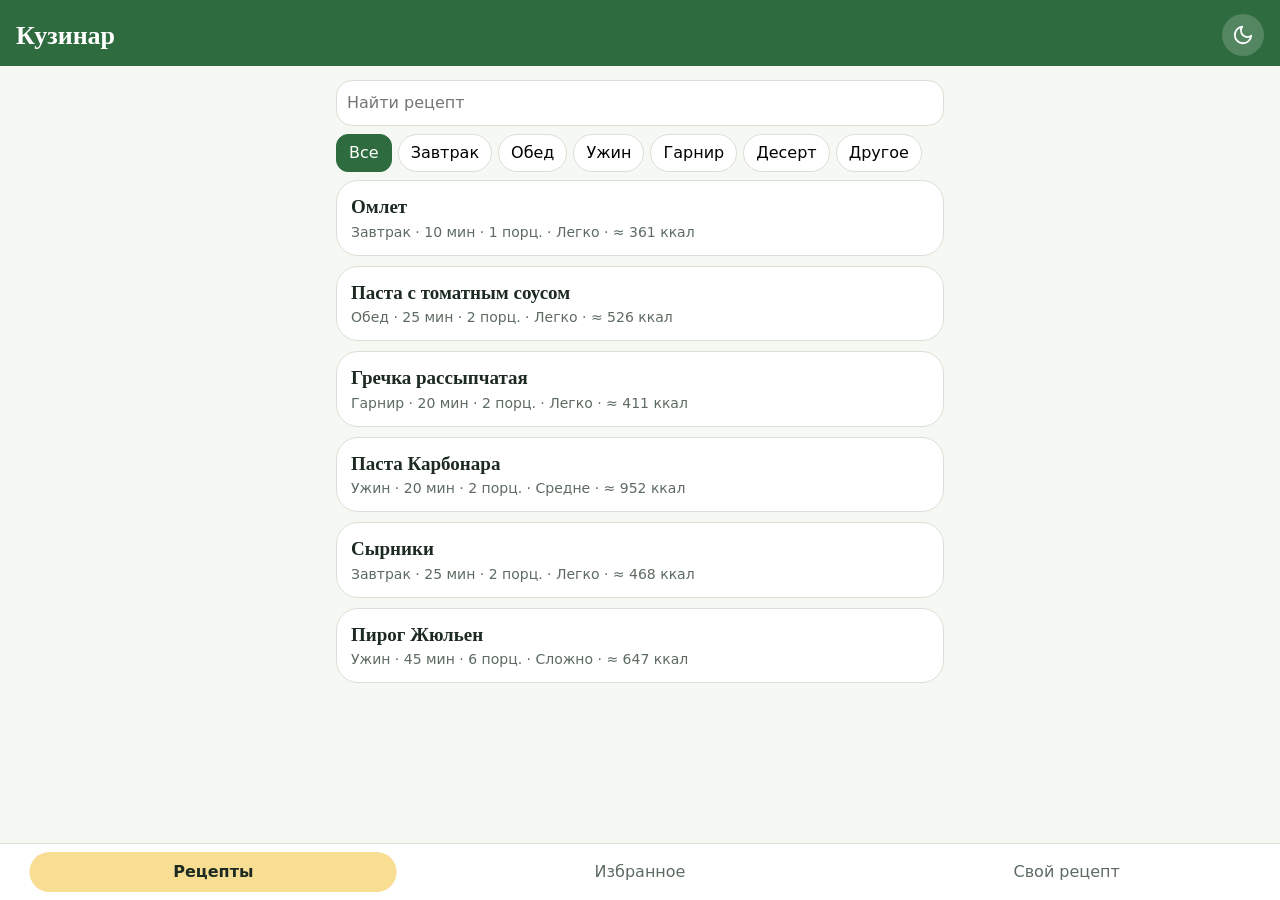
<file: app/index.html>
<!DOCTYPE html>
<html lang="ru">
<head>
<meta charset="UTF-8">
<meta name="viewport" content="width=device-width, initial-scale=1, viewport-fit=cover">
<title>Кузинар</title>
<link rel="manifest" href="manifest.json">
<meta name="theme-color" content="#2e6b3f">
<link rel="stylesheet" href="style.css">
<link rel="stylesheet" href="motion.css">
<link rel="stylesheet" href="theme.css">
<script src="theme.js"></script>
</head>
<body>
<header><h1>Кузинар</h1></header>
<main id="app"></main>
<nav id="nav">
  <button data-act="tab" data-v="all">Рецепты</button>
  <button data-act="tab" data-v="fav">Избранное</button>
  <button data-act="tab" data-v="add">Свой рецепт</button>
</nav>
<script src="recipes.js"></script>
<script src="app.js"></script>
<script src="extras.js"></script>
<script src="products.js"></script>
<script src="calories.js"></script>
<script src="picker.js"></script>
<script>if("serviceWorker" in navigator)navigator.serviceWorker.register("sw.js")</script>
</body>
</html>
</file>
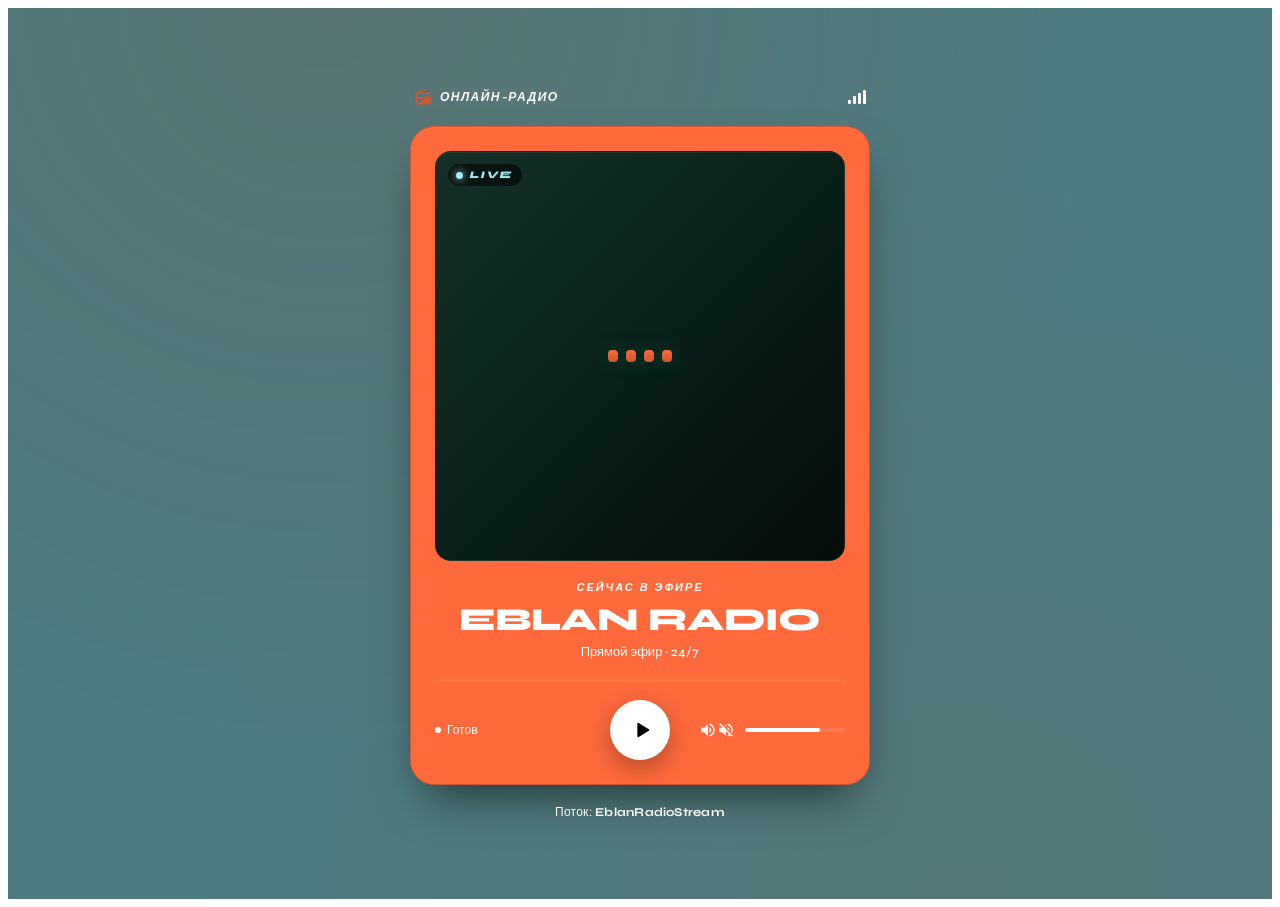
<file: EblanRadioClientv2.html>
<!DOCTYPE html>
<html lang="ru">
<head>
<meta charset="UTF-8">
<!-- Подключение шрифтов (исправлен синтаксис rel="preconnect") -->
<link rel="preconnect" href="https://fonts.googleapis.com">
<link rel="preconnect" href="https://fonts.gstatic.com" crossorigin>
<link href="https://fonts.googleapis.com/css2?family=Syne:ital,wght@0,400..800;1,400..800&display=swap" rel="stylesheet">

<style>
.vb-q7m,
.vb-q7m * { box-sizing: border-box; }
.vb-q7m input,
.vb-q7m textarea,
.vb-q7m select { font: inherit; }

.vb-q7m {
/* Создаем единую переменную шрифта */
--q7m-font: 'Syne', sans-serif;

--q7m-bg: #4d7c81;
--q7m-card: #ff6a3c;
--q7m-border: #ce5630;
--q7m-text: #ffffff;
--q7m-sub: #ffffff;
--q7m-muted: #ffffff;
--q7m-accent: #ce5630;
--q7m-accent-2: #ff6a3c;
--q7m-live: #a0eef7;
--q7m-warn: #f59e0b;

font-family: var(--q7m-font);
background: var(--q7m-bg);
color: var(--q7m-text);
padding: 48px 20px;
position: relative;
overflow: hidden;
}

.vb-q7m::before {
content: "";
position: absolute;
inset: 0;
background:
radial-gradient(ellipse at 25% 0%, rgba(185, 68, 29, 0.12), transparent 60%),
radial-gradient(ellipse at 75% 100%, rgba(217, 68, 10, 0.06), transparent 60%);
pointer-events: none;
z-index: 0;
}

.vb-q7m__container {
position: relative;
z-index: 1;
max-width: 460px;
margin: 0 auto;
display: flex;
flex-direction: column;
gap: 20px;
}

.vb-q7m__head {
display: flex;
align-items: center;
justify-content: space-between;
padding: 0 4px;
}

.vb-q7m__brand {
display: inline-flex;
align-items: center;
gap: 8px;
font-family: var(--q7m-font);
font-size: 12px;
font-weight: 700;
font-style: italic;
letter-spacing: 0.12em;
color: var(--q7m-text);
text-transform: uppercase;
}

.vb-q7m__brand-ic { color: var(--q7m-accent); }

.vb-q7m__signal {
display: inline-flex;
align-items: flex-end;
gap: 2px;
height: 14px;
}

.vb-q7m__signal span {
display: block;
width: 3px;
background: var(--q7m-muted);
border-radius: 1px;
transition: background 0.3s;
}
.vb-q7m__signal span:nth-child(1) { height: 30%; }
.vb-q7m__signal span:nth-child(2) { height: 55%; }
.vb-q7m__signal span:nth-child(3) { height: 80%; }
.vb-q7m__signal span:nth-child(4) { height: 100%; }

.vb-q7m[data-state="playing"] .vb-q7m__signal span {
background: var(--q7m-accent);
animation: q7m-sig 1.2s ease-in-out infinite;
}
.vb-q7m[data-state="playing"] .vb-q7m__signal span:nth-child(1) { animation-delay: 0s; }
.vb-q7m[data-state="playing"] .vb-q7m__signal span:nth-child(2) { animation-delay: 0.15s; }
.vb-q7m[data-state="playing"] .vb-q7m__signal span:nth-child(3) { animation-delay: 0.3s; }
.vb-q7m[data-state="playing"] .vb-q7m__signal span:nth-child(4) { animation-delay: 0.45s; }

@keyframes q7m-sig {
0%, 100% { opacity: 0.4; }
50% { opacity: 1; }
}

.vb-q7m__card {
background: var(--q7m-card);
border-radius: 24px;
padding: 24px;
border: 1px solid var(--q7m-border);
box-shadow:
0 24px 48px -16px rgba(0, 0, 0, 0.6),
0 1px 0 rgba(255, 255, 255, 0.04) inset;
}

.vb-q7m__cover {
position: relative;
width: 100%;
aspect-ratio: 1;
border-radius: 16px;
overflow: hidden;
margin-bottom: 20px;
background:
linear-gradient(135deg, #143029 0%, #0a1f1a 50%, #050d0b 100%);
box-shadow: inset 0 1px 0 rgba(255, 255, 255, 0.06);
border: 1px solid rgba(255, 255, 255, 0.04);
}

.vb-q7m__cover-bg {
position: absolute;
inset: 0;
background:
radial-gradient(circle at 50% 50%, rgba(29, 185, 84, 0.28), transparent 70%),
repeating-linear-gradient(45deg, transparent, transparent 12px, rgba(255, 255, 255, 0.015) 12px, rgba(255, 255, 255, 0.015) 24px);
opacity: 0;
transition: opacity 0.5s;
}

.vb-q7m[data-state="playing"] .vb-q7m__cover-bg {
opacity: 1;
animation: q7m-bg 4s ease-in-out infinite;
}

@keyframes q7m-bg {
0%, 100% { transform: scale(1); }
50% { transform: scale(1.06); }
}

.vb-q7m__cover-eq {
position: absolute;
inset: 0;
display: flex;
align-items: center;
justify-content: center;
gap: 8px;
z-index: 1;
}

.vb-q7m__cover-eq span {
display: block;
width: 10px;
background: linear-gradient(180deg, var(--q7m-accent-2), var(--q7m-accent));
border-radius: 4px;
height: 12px;
box-shadow: 0 0 20px rgba(29, 185, 84, 0.3);
transition: height 0.25s;
}

.vb-q7m[data-state="playing"] .vb-q7m__cover-eq span {
animation: q7m-eq 1.1s ease-in-out infinite;
}
.vb-q7m[data-state="playing"] .vb-q7m__cover-eq span:nth-child(1) { animation-delay: 0s; }
.vb-q7m[data-state="playing"] .vb-q7m__cover-eq span:nth-child(2) { animation-delay: 0.15s; }
.vb-q7m[data-state="playing"] .vb-q7m__cover-eq span:nth-child(3) { animation-delay: 0.3s; }
.vb-q7m[data-state="playing"] .vb-q7m__cover-eq span:nth-child(4) { animation-delay: 0.45s; }

@keyframes q7m-eq {
0%, 100% { height: 14px; }
50% { height: 64px; }
}

.vb-q7m__cover-badge {
position: absolute;
top: 12px;
left: 12px;
display: inline-flex;
align-items: center;
gap: 6px;
padding: 5px 10px 5px 8px;
background: rgba(0, 0, 0, 0.55);
-webkit-backdrop-filter: blur(12px);
backdrop-filter: blur(12px);
border-radius: 999px;
font-size: 10px;
font-weight: 800;
font-style: italic;
letter-spacing: 0.18em;
color: var(--q7m-live);
z-index: 2;
font-family: var(--q7m-font);
}

.vb-q7m__cover-dot {
width: 7px;
height: 7px;
border-radius: 50%;
background: var(--q7m-live);
box-shadow: 0 0 8px var(--q7m-live);
animation: q7m-blink 1.4s ease-in-out infinite;
}

@keyframes q7m-blink {
0%, 100% { opacity: 1; }
50% { opacity: 0.3; }
}

.vb-q7m__info {
text-align: center;
margin-bottom: 18px;
}

.vb-q7m__eyebrow {
font-family: var(--q7m-font);
font-size: 11px;
text-transform: uppercase;
letter-spacing: 0.18em;
color: var(--q7m-sub);
margin: 0 0 8px;
font-weight: 700;
font-style: italic;
}

/* Наш основной заголовок */
.vb-q7m__title {
font-family: var(--q7m-font);
font-size: clamp(24px, 5vw, 32px);
font-weight: 800;
font-style: bold;
text-transform: uppercase;
margin: 0 0 6px;
line-height: 1.1;
letter-spacing: -0.01em;
color: var(--q7m-text);
text-wrap: balance;
}

.vb-q7m__sub {
font-family: var(--q7m-font);
font-size: 13px;
font-weight: 500;
color: var(--q7m-sub);
margin: 0;
line-height: 1.4;
}

.vb-q7m__bar {
position: relative;
height: 3px;
background: rgba(255, 255, 255, 0.08);
border-radius: 999px;
overflow: hidden;
margin-bottom: 18px;
}

.vb-q7m__bar-fill {
position: absolute;
top: 0;
bottom: 0;
width: 35%;
background: linear-gradient(90deg, transparent, var(--q7m-accent), transparent);
border-radius: 999px;
opacity: 0;
transition: opacity 0.3s;
}

.vb-q7m[data-state="playing"] .vb-q7m__bar-fill {
opacity: 1;
animation: q7m-bar 2.4s linear infinite;
}

@keyframes q7m-bar {
0% { transform: translateX(-100%); }
100% { transform: translateX(400%); }
}

.vb-q7m__controls {
display: grid;
grid-template-columns: 1fr auto 1fr;
align-items: center;
gap: 12px;
}

.vb-q7m__side {
display: flex;
align-items: center;
min-width: 0;
}
.vb-q7m__side--r {
justify-content: flex-end;
gap: 10px;
}

.vb-q7m__status {
display: inline-flex;
align-items: center;
gap: 6px;
font-size: 12px;
color: var(--q7m-sub);
font-weight: 500;
font-family: var(--q7m-font);
min-width: 0;
}
.vb-q7m__status-text {
white-space: nowrap;
overflow: hidden;
text-overflow: ellipsis;
}

.vb-q7m__status-dot {
width: 6px;
height: 6px;
border-radius: 50%;
background: var(--q7m-muted);
flex-shrink: 0;
transition: background 0.2s, box-shadow 0.2s;
}

.vb-q7m[data-state="playing"] .vb-q7m__status-dot {
background: var(--q7m-accent);
box-shadow: 0 0 6px var(--q7m-accent);
}
.vb-q7m[data-state="playing"] .vb-q7m__status { color: var(--q7m-text); }
.vb-q7m[data-state="loading"] .vb-q7m__status-dot {
background: var(--q7m-warn);
animation: q7m-blink 1s ease-in-out infinite;
}
.vb-q7m[data-state="loading"] .vb-q7m__status { color: var(--q7m-text); }
.vb-q7m[data-state="error"] .vb-q7m__status-dot { background: var(--q7m-live); }
.vb-q7m[data-state="error"] .vb-q7m__status { color: var(--q7m-live); }
.vb-q7m[data-state="paused"] .vb-q7m__status-dot { background: var(--q7m-sub); }

.vb-q7m__play {
width: 60px;
height: 60px;
border-radius: 50%;
border: none;
background: var(--q7m-text);
color: #000;
display: inline-flex;
align-items: center;
justify-content: center;
cursor: pointer;
transition: transform 0.15s ease, background 0.2s, box-shadow 0.2s;
position: relative;
flex-shrink: 0;
box-shadow: 0 8px 24px rgba(0, 0, 0, 0.3);
padding: 0;
}

.vb-q7m__play:hover {
transform: scale(1.06);
background: #f5f5f5;
box-shadow: 0 12px 28px rgba(0, 0, 0, 0.4);
}
.vb-q7m__play:active { transform: scale(0.95); }
.vb-q7m__play:focus-visible {
outline: 2px solid var(--q7m-accent);
outline-offset: 4px;
}

.vb-q7m__i-play,
.vb-q7m__i-pause {
width: 22px;
height: 22px;
fill: currentColor;
display: block;
}
.vb-q7m__i-play { margin-left: 2px; }
.vb-q7m__i-pause { display: none; }

.vb-q7m[data-state="playing"] .vb-q7m__i-play { display: none; }
.vb-q7m[data-state="playing"] .vb-q7m__i-pause { display: block; margin: 0; }

.vb-q7m__spin {
position: absolute;
inset: -4px;
border-radius: 50%;
border: 2.5px solid transparent;
border-top-color: var(--q7m-accent);
border-right-color: var(--q7m-accent);
opacity: 0;
pointer-events: none;
}

.vb-q7m[data-state="loading"] .vb-q7m__spin {
opacity: 1;
animation: q7m-spin 0.9s linear infinite;
}

@keyframes q7m-spin {
to { transform: rotate(360deg); }
}

.vb-q7m__iconbtn {
width: 36px;
height: 36px;
border-radius: 50%;
border: none;
background: transparent;
color: var(--q7m-sub);
display: inline-flex;
align-items: center;
justify-content: center;
cursor: pointer;
transition: color 0.2s, background 0.2s, transform 0.1s;
flex-shrink: 0;
padding: 0;
}
.vb-q7m__iconbtn:hover {
color: var(--q7m-text);
background: rgba(255, 255, 255, 0.08);
}
.vb-q7m__iconbtn:active { transform: scale(0.92); }
.vb-q7m__iconbtn:focus-visible {
outline: 2px solid var(--q7m-accent);
outline-offset: 2px;
}
.vb-q7m__iconbtn svg {
width: 18px;
height: 18px;
display: block;
}
.vb-q7m__i-vol-on,
.vb-q7m__i-vol-off { fill: currentColor; }
.vb-q7m__i-vol-off { display: none; }
.vb-q7m[data-volume="0"] .vb-q7m__i-vol-on { display: none; }
.vb-q7m[data-volume="0"] .vb-q7m__i-vol-off { display: block; }

.vb-q7m__vol {
position: relative;
width: 100px;
height: 16px;
display: flex;
align-items: center;
cursor: pointer;
}

.vb-q7m__vol-track {
position: relative;
width: 100%;
height: 4px;
background: rgba(255, 255, 255, 0.1);
border-radius: 2px;
}

.vb-q7m__vol-fill {
position: absolute;
top: 0;
bottom: 0;
left: 0;
background: var(--q7m-text);
border-radius: 2px;
width: 75%;
pointer-events: none;
transition: background 0.2s;
}

.vb-q7m__vol:hover .vb-q7m__vol-fill { background: var(--q7m-accent); }

.vb-q7m__vol-input {
position: absolute;
inset: 0;
width: 100%;
height: 100%;
opacity: 0;
cursor: pointer;
margin: 0;
padding: 0;
}

.vb-q7m__meta {
font-family: var(--q7m-font);
text-align: center;
font-size: 12px;
color: var(--q7m-muted);
margin: 0;
letter-spacing: 0.02em;
}
.vb-q7m__meta b {
color: var(--q7m-sub);
font-family: var(--q7m-font);
font-weight: 700;
}

@media (max-width: 480px) {
.vb-q7m { padding: 24px 12px; }
.vb-q7m__card { padding: 18px; border-radius: 20px; }
.vb-q7m__cover { border-radius: 12px; margin-bottom: 16px; }
.vb-q7m__vol { width: 80px; }
.vb-q7m__head { padding: 0; }
.vb-q7m__status { font-size: 11px; }
}

@media (min-width: 1200px) {
.vb-q7m { padding: 80px 20px; }
}

@media (prefers-reduced-motion: reduce) {
.vb-q7m[data-state="playing"] .vb-q7m__cover-eq span,
.vb-q7m[data-state="playing"] .vb-q7m__signal span,
.vb-q7m[data-state="playing"] .vb-q7m__bar-fill,
.vb-q7m[data-state="playing"] .vb-q7m__cover-bg,
.vb-q7m[data-state="loading"] .vb-q7m__spin,
.vb-q7m__cover-dot {
animation: none !important;
}
.vb-q7m[data-state="playing"] .vb-q7m__cover-eq span { height: 36px; }
.vb-q7m[data-state="loading"] .vb-q7m__status-dot { animation: none !important; }
}
</style>
</head>
<body>

<section class="vb-q7m" id="vb-q7m-player" data-section-name="Радио-плеер" aria-labelledby="vb-q7m-title" data-vibeblock-unique-section="yes">
<div class="vb-q7m__container">
<header class="vb-q7m__head">
<div class="vb-q7m__brand">
<svg class="vb-q7m__brand-ic" viewBox="0 0 24 24" width="18" height="18" aria-hidden="true">
<path d="M3.24 6.15C2.51 6.43 2 7.17 2 8v12a2 2 0 0 0 2 2h16a2 2 0 0 0 2-2V8a2 2 0 0 0-2-2H8.3l8.26-3.34L15.88 1 3.24 6.15zM7 20c-1.66 0-3-1.34-3-3s1.34-3 3-3 3 1.34 3 3-1.34 3-3 3zm13-8h-2v-2h-2v2H4V8h16v4z" fill="currentColor"/>
</svg>
<span>Онлайн-радио</span>
</div>
<div class="vb-q7m__signal" aria-hidden="true">
<span></span><span></span><span></span><span></span>
</div>
</header>

<div class="vb-q7m__card">
<div class="vb-q7m__cover" aria-hidden="true">
<div class="vb-q7m__cover-bg"></div>
<div class="vb-q7m__cover-eq">
<span></span><span></span><span></span><span></span>
</div>
<div class="vb-q7m__cover-badge">
<span class="vb-q7m__cover-dot"></span>LIVE
</div>
</div>

<div class="vb-q7m__info">
<p class="vb-q7m__eyebrow">Сейчас в эфире</p>
<h2 class="vb-q7m__title" id="vb-q7m-title">Eblan Radio</h2>
<p class="vb-q7m__sub">Прямой эфир · 24/7</p>
</div>

<div class="vb-q7m__bar" aria-hidden="true">
<div class="vb-q7m__bar-fill"></div>
</div>

<div class="vb-q7m__controls">
<div class="vb-q7m__side">
<div class="vb-q7m__status">
<span class="vb-q7m__status-dot"></span>
<span class="vb-q7m__status-text">Готов</span>
</div>
</div>

<button class="vb-q7m__play" data-action="play" type="button" aria-label="Воспроизвести" aria-pressed="false">
<svg class="vb-q7m__i-play" viewBox="0 0 24 24" aria-hidden="true">
<path d="M8 5.14v13.72a1 1 0 0 0 1.5.86l11.04-6.86a1 1 0 0 0 0-1.72L9.5 4.28a1 1 0 0 0-1.5.86z" fill="currentColor"/>
</svg>
<svg class="vb-q7m__i-pause" viewBox="0 0 24 24" aria-hidden="true">
<path d="M6 4h4a1 1 0 0 1 1 1v14a1 1 0 0 1-1 1H6a1 1 0 0 1-1-1V5a1 1 0 0 1 1-1zm8 0h4a1 1 0 0 1 1 1v14a1 1 0 0 1-1 1h-4a1 1 0 0 1-1-1V5a1 1 0 0 1 1-1z" fill="currentColor"/>
</svg>
<span class="vb-q7m__spin" aria-hidden="true"></span>
</button>

<div class="vb-q7m__side vb-q7m__side--r">
<button class="vb-q7m__iconbtn" data-action="mute" type="button" aria-label="Звук">
<svg class="vb-q7m__i-vol-on" viewBox="0 0 24 24" aria-hidden="true">
<path d="M3 9v6h4l5 5V4L7 9H3zm13.5 3a4.5 4.5 0 0 0-2.5-4v8a4.5 4.5 0 0 0 2.5-4zM14 3.23v2.06c2.89.86 5 3.54 5 6.71s-2.11 5.85-5 6.71v2.06c4.01-.91 7-4.49 7-8.77s-2.99-7.86-7-8.77z" fill="currentColor"/>
</svg>
<svg class="vb-q7m__i-vol-off" viewBox="0 0 24 24" aria-hidden="true">
<path d="M16.5 12c0-1.77-1.02-3.29-2.5-4.03v2.21l2.45 2.45c.03-.2.05-.41.05-.63zM19 12c0 .94-.2 1.82-.54 2.64l1.51 1.51A8.796 8.796 0 0 0 21 12c0-4.28-2.99-7.86-7-8.77v2.06c2.89.86 5 3.54 5 6.71zM4.27 3 3 4.27 7.73 9H3v6h4l5 5v-6.73l4.25 4.25c-.67.52-1.42.93-2.25 1.18v2.06a8.99 8.99 0 0 0 3.69-1.81L19.73 21 21 19.73l-9-9L4.27 3zM12 4 9.91 6.09 12 8.18V4z" fill="currentColor"/>
</svg>
</button>
<div class="vb-q7m__vol">
<div class="vb-q7m__vol-track">
<div class="vb-q7m__vol-fill"></div>
</div>
<input class="vb-q7m__vol-input" type="range" min="0" max="100" value="75" aria-label="Громкость">
</div>
</div>
</div>
</div>

<p class="vb-q7m__meta">Поток: <b>EblanRadioStream</b></p>
</div>

<audio preload="none"></audio>
</section>

<script>
(function () {
var section = document.getElementById("vb-q7m-player");
if (!section) return;

var audio = section.querySelector("audio");
var playBtn = section.querySelector('[data-action="play"]');
var muteBtn = section.querySelector('[data-action="mute"]');
var volInput = section.querySelector(".vb-q7m__vol-input");
var volFill = section.querySelector(".vb-q7m__vol-fill");
var volBox = section.querySelector(".vb-q7m__vol");
var statusText = section.querySelector(".vb-q7m__status-text");

var STREAM_URLS = [
"http://198.18.0.1:8000/stream",
"http://198.18.0.1:8000/;stream.mp3",
"http://198.18.0.1:8000/stream.mp3",
"http://198.18.0.1:8000/listen.m3u",
"http://198.18.0.1:8000/listen.pls",
"http://198.18.0.1:8000/"
 ];

var STATUS = {
idle: "Готов",
loading: "Подключение…",
playing: "В эфире",
paused: "Пауза",
error: "Нет сигнала"
};

var currentIdx = 0;
var volBeforeMute = 75;
var lastErrorAt = 0;

function setState(s) {
section.setAttribute("data-state", s);
if (statusText) statusText.textContent = STATUS[s] || STATUS.idle;
if (playBtn) {
var playing = s === "playing";
playBtn.setAttribute("aria-pressed", playing ? "true" : "false");
playBtn.setAttribute("aria-label", playing ? "Пауза" : "Воспроизвести");
}
}

function setSrc(idx) {
if (idx >= STREAM_URLS.length) {
setState("error");
return;
}
currentIdx = idx;
try {
audio.src = STREAM_URLS[idx];
audio.load();
} catch (e) {}
}

function play() {
setState("loading");
var p;
try { p = audio.play(); } catch (e) { p = null; }
if (p && typeof p.catch === "function") {
p.catch(function () {});
}
}

function pause() {
try { audio.pause(); } catch (e) {}
if (section.getAttribute("data-state") === "playing") setState("paused");
}

function setVolume(v) {
v = Math.max(0, Math.min(100, v | 0));
audio.volume = v / 100;
volInput.value = String(v);
volFill.style.width = v + "%";
section.setAttribute("data-volume", v === 0 ? "0" : "1");
if (v > 0) volBeforeMute = v;
}

setState("idle");
setVolume(75);
setSrc(0);

playBtn.addEventListener("click", function () {
var s = section.getAttribute("data-state");
if (s === "playing") {
pause();
} else {
if (s === "error") setSrc(0);
play();
}
});

audio.addEventListener("playing", function () {
setState("playing");
lastErrorAt = 0;
});

audio.addEventListener("waiting", function () {
if (section.getAttribute("data-state") === "playing") return;
setState("loading");
});

audio.addEventListener("stalled", function () {
if (section.getAttribute("data-state") === "playing") setState("loading");
});

audio.addEventListener("pause", function () {
if (section.getAttribute("data-state") === "playing") setState("paused");
});

audio.addEventListener("error", function () {
var now = Date.now();
if (now - lastErrorAt < 400) return;
lastErrorAt = now;
setTimeout(function () { setSrc(currentIdx + 1); }, 250);
});

volInput.addEventListener("input", function () {
setVolume(parseInt(this.value, 10) || 0);
});

muteBtn.addEventListener("click", function () {
if (audio.volume > 0) setVolume(0);
else setVolume(volBeforeMute || 75);
});

if (volBox) {
volBox.addEventListener("click", function (e) {
if (e.target === volInput) return;
var rect = volBox.getBoundingClientRect();
var pct = Math.round(((e.clientX - rect.left) / rect.width) * 100);
setVolume(pct);
});
}

section.addEventListener("keydown", function (e) {
if (e.target === volInput) return;
if (e.key === " " || e.key === "Spacebar") {
e.preventDefault();
playBtn.click();
}
});
})();
</script>
</body>
</html>
</file>
<file: app/style.css>
:root{--bg:#f6f8f4;--ink:#1d2a21;--mute:#5d6b61;--green:#2e6b3f;--lemon:#f2c94c;--line:#d9e0d5;--card:#fff}
*{box-sizing:border-box}
body{margin:0;background:var(--bg);color:var(--ink);font:16px/1.5 system-ui,sans-serif;padding-bottom:calc(64px + env(safe-area-inset-bottom,0px))}
header{padding:calc(14px + env(safe-area-inset-top,0px)) 16px 10px;background:var(--green)}
h1,h2,h3{font-family:Georgia,serif;margin:0}
h1{color:#fff;font-size:26px}
main{padding:14px 16px;max-width:640px;margin:0 auto}
input,select,textarea{width:100%;padding:10px;border:1px solid var(--line);border-radius:8px;font:inherit;background:#fff;margin-bottom:8px}
.chips{display:flex;gap:6px;overflow-x:auto;padding-bottom:8px}
.chips button{flex:none;border:1px solid var(--line);background:#fff;border-radius:99px;padding:6px 12px;font:inherit}
.chips button.on{background:var(--green);color:#fff;border-color:var(--green)}
.card{display:block;width:100%;text-align:left;background:var(--card);border:1px solid var(--line);border-radius:10px;padding:12px 14px;margin-bottom:10px;font:inherit;color:inherit}
.card h3{font-size:19px}
.meta{color:var(--mute);font-size:14px}
.btn{background:var(--green);color:#fff;border:0;border-radius:8px;padding:12px 16px;font:inherit;width:100%;margin:6px 0}
.btn.alt{background:var(--lemon);color:var(--ink)}
.btn.del{background:#fff;color:#b3261e;border:1px solid #b3261e}
.row{display:grid;grid-template-columns:2fr 1fr 1fr;gap:6px}
ul.ing{padding-left:20px}ol.st{padding-left:22px}ol.st li{margin-bottom:10px}
.msg{color:#b3261e;margin:6px 0}
.empty{color:var(--mute);text-align:center;padding:30px 0}
nav{position:fixed;left:0;right:0;bottom:0;display:flex;background:#fff;border-top:1px solid var(--line);padding-bottom:env(safe-area-inset-bottom,0px)}
nav button{flex:1;border:0;background:none;padding:16px 4px;font:inherit;color:var(--mute)}
nav button.on{color:var(--green);font-weight:700;box-shadow:inset 0 3px 0 var(--lemon)}
</file>
<file: app/motion.css>
/* Кузинар: анимации в духе Material Expressive (пружинная физика, живые формы) */
:root{--spring:cubic-bezier(.34,1.56,.64,1);--smooth:cubic-bezier(.2,0,0,1)}

@keyframes rise{from{opacity:0;transform:translateY(24px) scale(.95)}to{opacity:1;transform:none}}
@keyframes pop{0%{transform:scale(.8)}60%{transform:scale(1.08)}100%{transform:scale(1)}}

/* Формы покрупнее и круглее */
.card{border-radius:22px}
.btn{border-radius:999px;padding:14px 18px}
input,select,textarea{border-radius:16px}
.chips button{border-radius:999px}
.chips button.on{border-radius:12px;animation:pop .45s var(--spring)}

/* Нажатие: пружинит и меняет форму */
.card,.btn,.chips button,nav button{transition:transform .4s var(--spring),border-radius .4s var(--spring),background-color .25s var(--smooth),color .3s var(--smooth);-webkit-tap-highlight-color:transparent}
.card:active{transform:scale(.97);border-radius:30px}
.btn:active{transform:scale(.94)}
.chips button:active{transform:scale(.9)}
nav button:active{transform:scale(.92)}

/* Появление: карточки списка по очереди */
.v-list .in .card{animation:rise .6s var(--spring) both}
.v-list .in .card:nth-child(2){animation-delay:.05s}
.v-list .in .card:nth-child(3){animation-delay:.1s}
.v-list .in .card:nth-child(4){animation-delay:.15s}
.v-list .in .card:nth-child(5){animation-delay:.2s}
.v-list .in .card:nth-child(6){animation-delay:.25s}
.v-list .in .card:nth-child(n+7){animation-delay:.3s}

/* Появление: экран рецепта и форма, блок за блоком */
.v-open>*,.v-add>*{animation:rise .55s var(--spring) both}
.v-open>*:nth-child(2),.v-add>*:nth-child(2){animation-delay:.04s}
.v-open>*:nth-child(3),.v-add>*:nth-child(3){animation-delay:.08s}
.v-open>*:nth-child(4),.v-add>*:nth-child(4){animation-delay:.12s}
.v-open>*:nth-child(5),.v-add>*:nth-child(5){animation-delay:.16s}
.v-open>*:nth-child(6),.v-add>*:nth-child(6){animation-delay:.2s}
.v-open>*:nth-child(7),.v-add>*:nth-child(7){animation-delay:.24s}
.v-open>*:nth-child(n+8),.v-add>*:nth-child(n+8){animation-delay:.28s}
#ings .row,#steps .in-s{animation:rise .45s var(--spring) both}

/* Нижнее меню: «таблетка» выезжает под активной вкладкой */
nav{isolation:isolate}
nav button{position:relative}
nav button::before{content:"";position:absolute;left:50%;top:8px;bottom:8px;width:86%;background:var(--lemon);border-radius:999px;z-index:-1;opacity:0;transform:translateX(-50%) scale(.4);transition:transform .5s var(--spring),opacity .25s var(--smooth)}
nav button.on{box-shadow:none;color:var(--ink)}
nav button.on::before{opacity:.6;transform:translateX(-50%) scale(1)}

/* Если у человека в телефоне отключена анимация, уважаем это */
@media (prefers-reduced-motion:reduce){*,*::before,*::after{animation:none!important;transition:none!important}}
</file>
<file: app/theme.css>
/* Кузинар: тёмная тема и кнопка-переключатель */
header{display:flex;align-items:center;justify-content:space-between;gap:12px}

.tt{position:relative;flex:none;width:42px;height:42px;border-radius:50%;border:0;padding:0;display:grid;place-items:center;background:rgba(255,255,255,.18);color:#fff;-webkit-tap-highlight-color:transparent;transition:transform .4s var(--spring,ease),background-color .25s}
.tt:active{transform:scale(.86) rotate(-12deg)}
.tt svg{grid-area:1/1;transition:transform .6s var(--spring,ease),opacity .3s}
/* светлая тема: показываем луну (нажмёшь, станет тёмно) */
.tt .i-sun{opacity:0;transform:rotate(-120deg) scale(.3)}
.tt .i-moon{opacity:1;transform:none}
:root[data-theme="dark"] .tt .i-sun{opacity:1;transform:none}
:root[data-theme="dark"] .tt .i-moon{opacity:0;transform:rotate(120deg) scale(.3)}

/* плавная смена цветов при переключении */
body,header,nav,input,select,textarea{transition:background-color .4s,color .4s,border-color .4s}
.card,.chips button{transition:transform .4s var(--spring,ease),border-radius .4s var(--spring,ease),background-color .4s,color .4s,border-color .4s}

/* тёмная палитра */
:root[data-theme="dark"]{
  color-scheme:dark;
  --bg:#111713;--ink:#e7eee8;--mute:#9db0a2;--green:#3b8a55;--lemon:#f2c94c;--line:#2b382e;--card:#1a231d;
}
:root[data-theme="dark"] header{background:#1c3d27}
:root[data-theme="dark"] input,
:root[data-theme="dark"] select,
:root[data-theme="dark"] textarea{background:var(--card);color:var(--ink);border-color:var(--line)}
:root[data-theme="dark"] ::placeholder{color:var(--mute);opacity:1}
:root[data-theme="dark"] .chips button{background:var(--card);color:var(--ink)}
:root[data-theme="dark"] .chips button.on{background:var(--green);color:#fff;border-color:var(--green)}
:root[data-theme="dark"] nav{background:var(--card);border-top-color:var(--line)}
:root[data-theme="dark"] nav button{color:var(--mute)}
:root[data-theme="dark"] nav button.on{color:#1d2a21}
:root[data-theme="dark"] nav button.on::before{opacity:.92}
:root[data-theme="dark"] .btn.alt{color:#1d2a21}
:root[data-theme="dark"] .btn.del{background:transparent;color:#ff8f86;border-color:#ff8f86}
:root[data-theme="dark"] .msg{color:#ff8f86}
</file>
